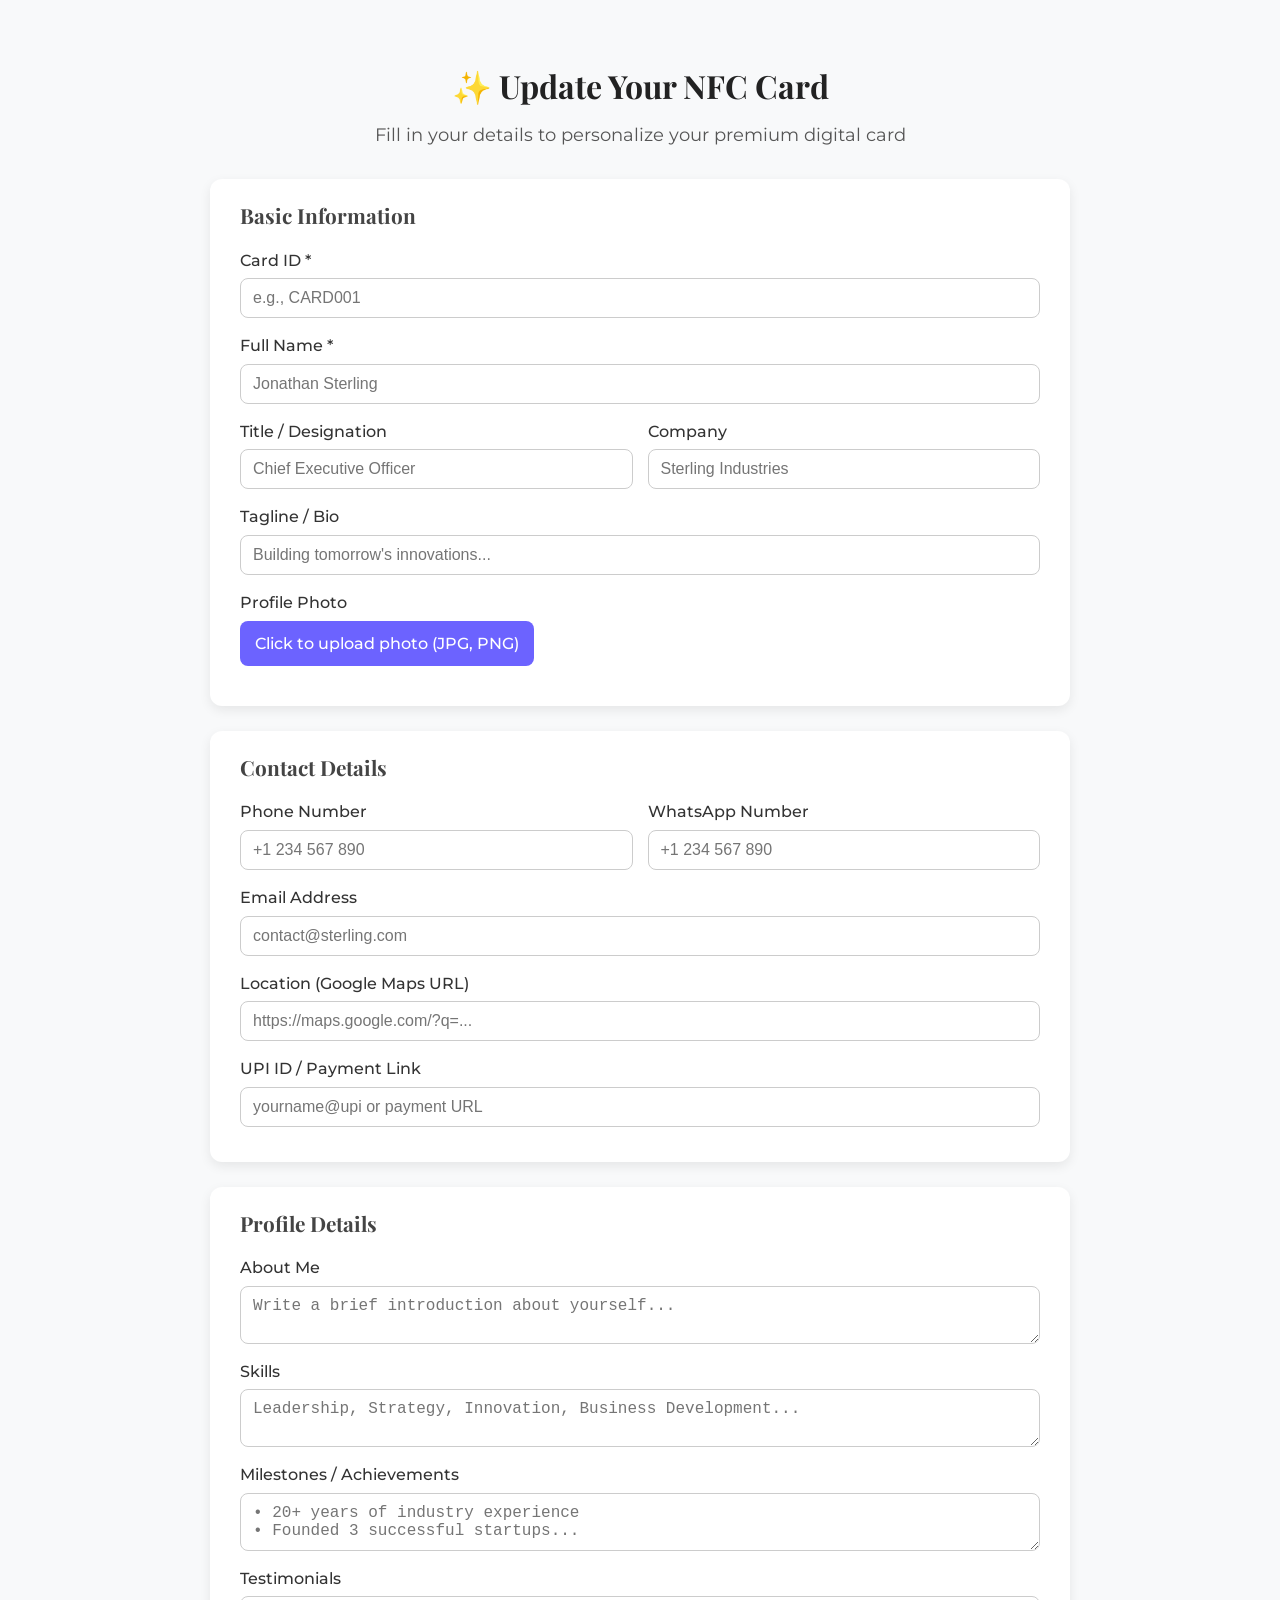
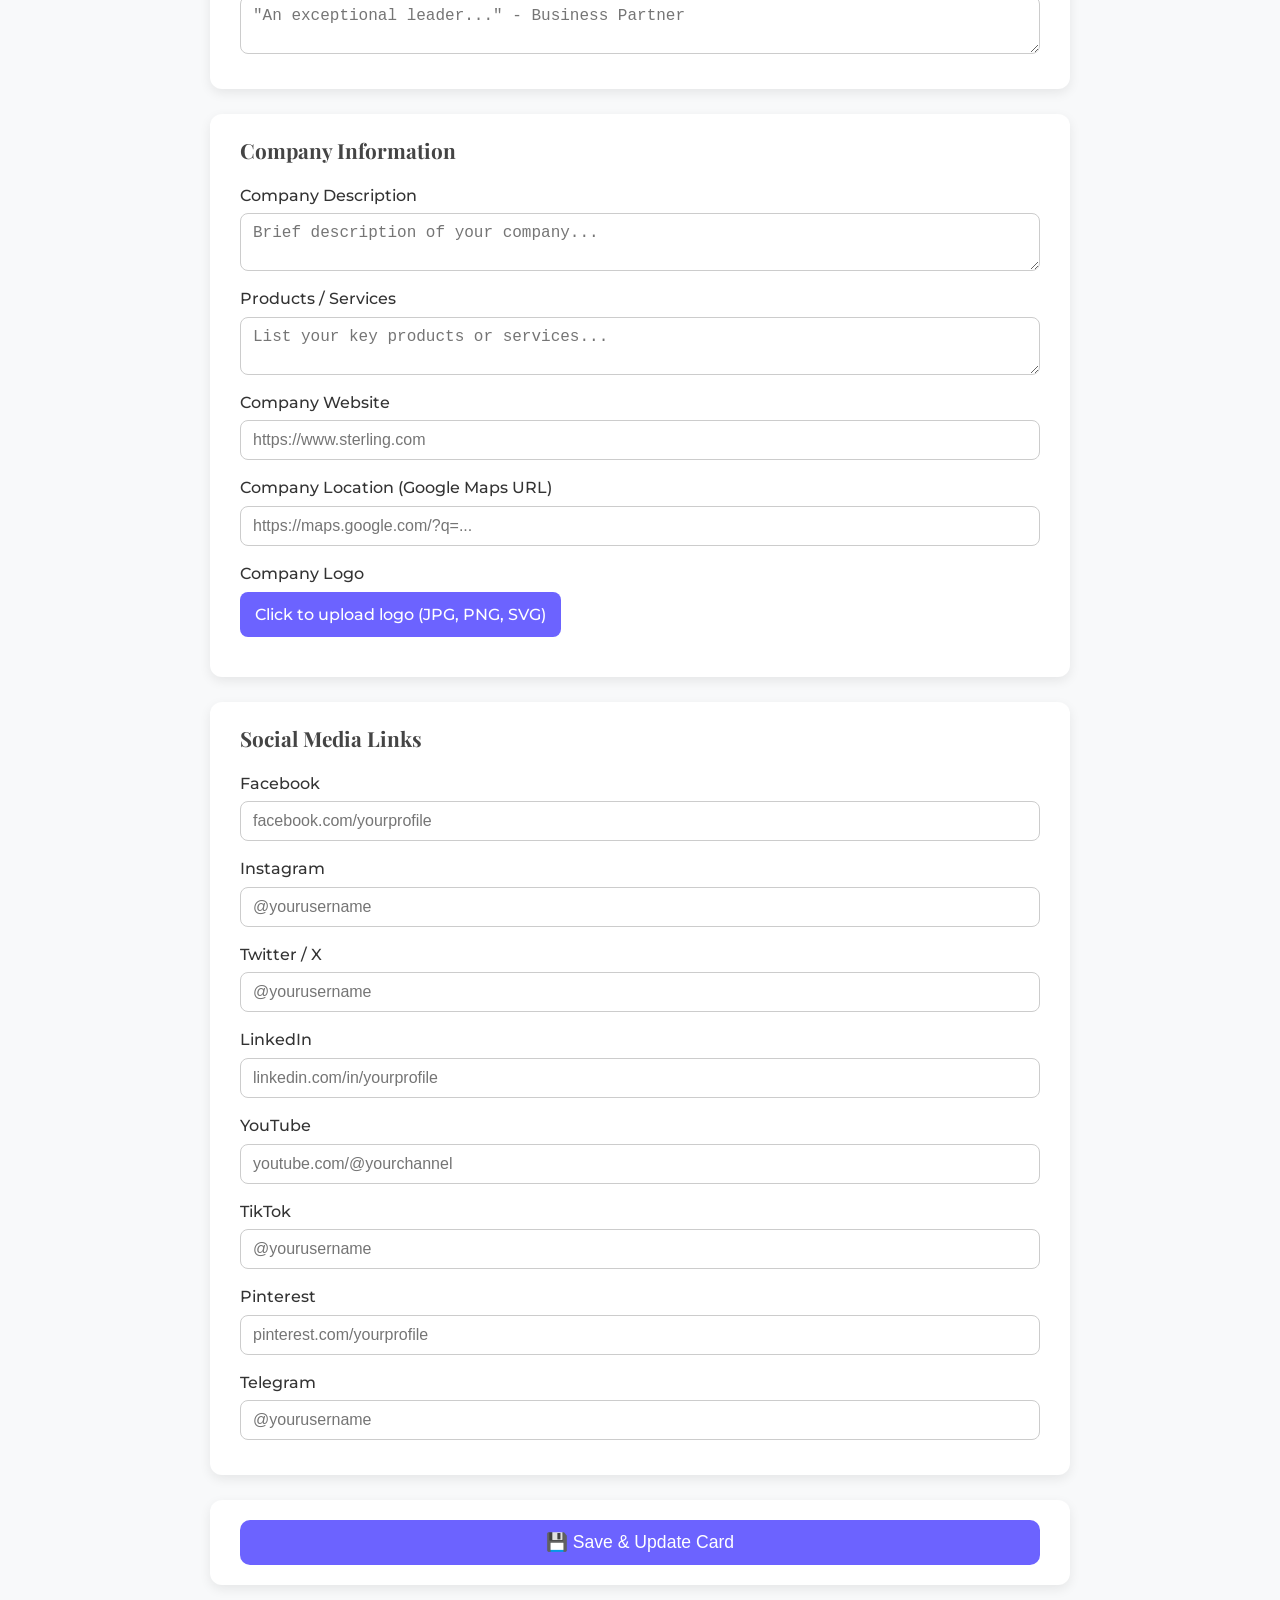
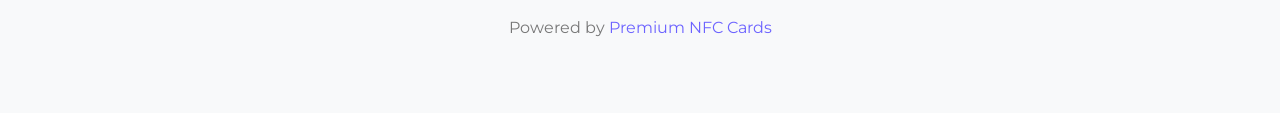
<file: inputs/index.html>
<!DOCTYPE html>
<html lang="en">
<head>
<meta charset="UTF-8" />
<meta name="viewport" content="width=device-width, initial-scale=1.0"/>
<title>Update NFC Card | Premium NFC Cards</title>
<link href="https://fonts.googleapis.com/css2?family=Playfair+Display:wght@400;500;600;700&family=Montserrat:wght@300;400;500;600&display=swap" rel="stylesheet">
<link rel="stylesheet" href="css/style.css">
</head>
<body>
<div class="container">
  <div class="header">
    <h1>✨ Update Your NFC Card</h1>
    <p>Fill in your details to personalize your premium digital card</p>
  </div>

  <form id="nfc-form">
    <!-- Basic Info -->
    <div class="form-card">
      <h2 class="section-title">Basic Information</h2>
      <div class="form-group">
        <label>Card ID <span class="required">*</span></label>
        <input type="text" name="card_id" placeholder="e.g., CARD001" required />
      </div>
      <div class="form-group">
        <label>Full Name <span class="required">*</span></label>
        <input type="text" name="name" placeholder="Jonathan Sterling" required />
      </div>
      <div class="input-row">
        <div class="form-group">
          <label>Title / Designation</label>
          <input type="text" name="title" placeholder="Chief Executive Officer" />
        </div>
        <div class="form-group">
          <label>Company</label>
          <input type="text" name="company" placeholder="Sterling Industries" />
        </div>
      </div>
      <div class="form-group">
        <label>Tagline / Bio</label>
        <input type="text" name="tagline" placeholder="Building tomorrow's innovations..." />
      </div>
      <div class="form-group">
        <label>Profile Photo</label>
        <div class="file-input-wrapper">
          <label class="file-input-label" for="photo">
            <span>Click to upload photo (JPG, PNG)</span>
          </label>
          <input type="file" id="photo" name="photo" accept="image/jpeg,image/png,image/webp" />
        </div>
        <img id="photo-preview" class="preview-image" alt="Photo Preview" style="display:none" />
      </div>
    </div>

    <!-- Contact Section -->
    <div class="form-card">
      <h2 class="section-title">Contact Details</h2>
      <div class="input-row">
        <div class="form-group">
          <label>Phone Number</label>
          <input type="tel" name="phone" placeholder="+1 234 567 890" />
        </div>
        <div class="form-group">
          <label>WhatsApp Number</label>
          <input type="tel" name="whatsapp" placeholder="+1 234 567 890" />
        </div>
      </div>
      <div class="form-group">
        <label>Email Address</label>
        <input type="email" name="email" placeholder="contact@sterling.com" />
      </div>
      <div class="form-group">
        <label>Location (Google Maps URL)</label>
        <input type="url" name="location" placeholder="https://maps.google.com/?q=..." />
      </div>
      <div class="form-group">
        <label>UPI ID / Payment Link</label>
        <input type="text" name="upi" placeholder="yourname@upi or payment URL" />
      </div>
    </div>

    <!-- Profile Section -->
    <div class="form-card">
      <h2 class="section-title">Profile Details</h2>
      <div class="form-group">
        <label>About Me</label>
        <textarea name="about" placeholder="Write a brief introduction about yourself..."></textarea>
      </div>
      <div class="form-group">
        <label>Skills</label>
        <textarea name="skills" placeholder="Leadership, Strategy, Innovation, Business Development..."></textarea>
      </div>
      <div class="form-group">
        <label>Milestones / Achievements</label>
        <textarea name="milestones" placeholder="• 20+ years of industry experience&#10;• Founded 3 successful startups..."></textarea>
      </div>
      <div class="form-group">
        <label>Testimonials</label>
        <textarea name="testimonials" placeholder='"An exceptional leader..." - Business Partner'></textarea>
      </div>
    </div>

    <!-- Company Section -->
    <div class="form-card">
      <h2 class="section-title">Company Information</h2>
      <div class="form-group">
        <label>Company Description</label>
        <textarea name="company_desc" placeholder="Brief description of your company..."></textarea>
      </div>
      <div class="form-group">
        <label>Products / Services</label>
        <textarea name="products" placeholder="List your key products or services..."></textarea>
      </div>
      <div class="form-group">
        <label>Company Website</label>
        <input type="url" name="website" placeholder="https://www.sterling.com" />
      </div>
      <div class="form-group">
        <label>Company Location (Google Maps URL)</label>
        <input type="url" name="company_location" placeholder="https://maps.google.com/?q=..." />
      </div>
      <div class="form-group">
        <label>Company Logo</label>
        <div class="file-input-wrapper">
          <label class="file-input-label" for="logo">
            <span>Click to upload logo (JPG, PNG, SVG)</span>
          </label>
          <input type="file" id="logo" name="logo" accept="image/jpeg,image/png,image/svg+xml,image/webp" />
        </div>
        <img id="logo-preview" class="preview-image" alt="Logo Preview" style="display:none" />
      </div>
    </div>

    <!-- Social Media Section -->
    <div class="form-card">
      <h2 class="section-title">Social Media Links</h2>
      <div class="form-group"><label>Facebook</label><input type="text" name="facebook" placeholder="facebook.com/yourprofile" /></div>
      <div class="form-group"><label>Instagram</label><input type="text" name="instagram" placeholder="@yourusername" /></div>
      <div class="form-group"><label>Twitter / X</label><input type="text" name="twitter" placeholder="@yourusername" /></div>
      <div class="form-group"><label>LinkedIn</label><input type="text" name="linkedin" placeholder="linkedin.com/in/yourprofile" /></div>
      <div class="form-group"><label>YouTube</label><input type="text" name="youtube" placeholder="youtube.com/@yourchannel" /></div>
      <div class="form-group"><label>TikTok</label><input type="text" name="tiktok" placeholder="@yourusername" /></div>
      <div class="form-group"><label>Pinterest</label><input type="text" name="pinterest" placeholder="pinterest.com/yourprofile" /></div>
      <div class="form-group"><label>Telegram</label><input type="text" name="telegram" placeholder="@yourusername" /></div>
    </div>

    <!-- Submit -->
    <div class="form-card">
      <button type="submit" class="submit-btn">💾 Save & Update Card</button>
    </div>

  </form>

  <div class="footer">
    <p>Powered by <a href="#">Premium NFC Cards</a></p>
  </div>
</div>

<script src="script.js"></script>
</body>
</html>
</file>
<file: inputs/css/style.css>
/* Basic Reset */
* {
  margin: 0;
  padding: 0;
  box-sizing: border-box;
}

body {
  font-family: 'Montserrat', sans-serif;
  background-color: #f8f9fa;
  color: #333;
  line-height: 1.6;
}

.container {
  max-width: 900px;
  margin: 40px auto;
  padding: 20px;
}

.header {
  text-align: center;
  margin-bottom: 30px;
}

.header h1 {
  font-family: 'Playfair Display', serif;
  font-weight: 700;
  color: #222;
  margin-bottom: 10px;
}

.header p {
  color: #555;
  font-size: 1.1rem;
}

/* Form Card */
.form-card {
  background: #fff;
  border-radius: 12px;
  padding: 20px 30px;
  margin-bottom: 25px;
  box-shadow: 0 4px 12px rgba(0,0,0,0.08);
}

.section-title {
  font-family: 'Playfair Display', serif;
  font-size: 1.3rem;
  margin-bottom: 15px;
  color: #444;
}

.form-group {
  display: flex;
  flex-direction: column;
  margin-bottom: 15px;
}

.form-group label {
  margin-bottom: 5px;
  font-weight: 500;
}

.form-group input,
.form-group textarea {
  padding: 10px 12px;
  border: 1px solid #ccc;
  border-radius: 8px;
  font-size: 1rem;
  transition: border-color 0.2s;
}

.form-group input:focus,
.form-group textarea:focus {
  border-color: #6c63ff;
  outline: none;
}

.input-row {
  display: flex;
  gap: 15px;
}

.input-row .form-group {
  flex: 1;
}

/* File Inputs */
.file-input-wrapper {
  position: relative;
}

.file-input-label {
  display: inline-block;
  padding: 10px 15px;
  background: #6c63ff;
  color: #fff;
  border-radius: 8px;
  cursor: pointer;
  text-align: center;
}

.file-input-wrapper input[type="file"] {
  display: none;
}

.preview-image {
  margin-top: 10px;
  max-height: 120px;
  border-radius: 8px;
}

/* Submit Button */
.submit-btn {
  width: 100%;
  padding: 12px 0;
  background: #6c63ff;
  color: #fff;
  font-size: 1.1rem;
  border: none;
  border-radius: 10px;
  cursor: pointer;
  transition: background 0.3s;
}

.submit-btn:hover {
  background: #574bff;
}

/* Footer */
.footer {
  text-align: center;
  margin-top: 30px;
  color: #777;
}

.footer a {
  color: #6c63ff;
  text-decoration: none;
}

.footer a:hover {
  text-decoration: underline;
}

/* Responsive */
@media (max-width: 768px) {
  .input-row {
    flex-direction: column;
  }
}
</file>
